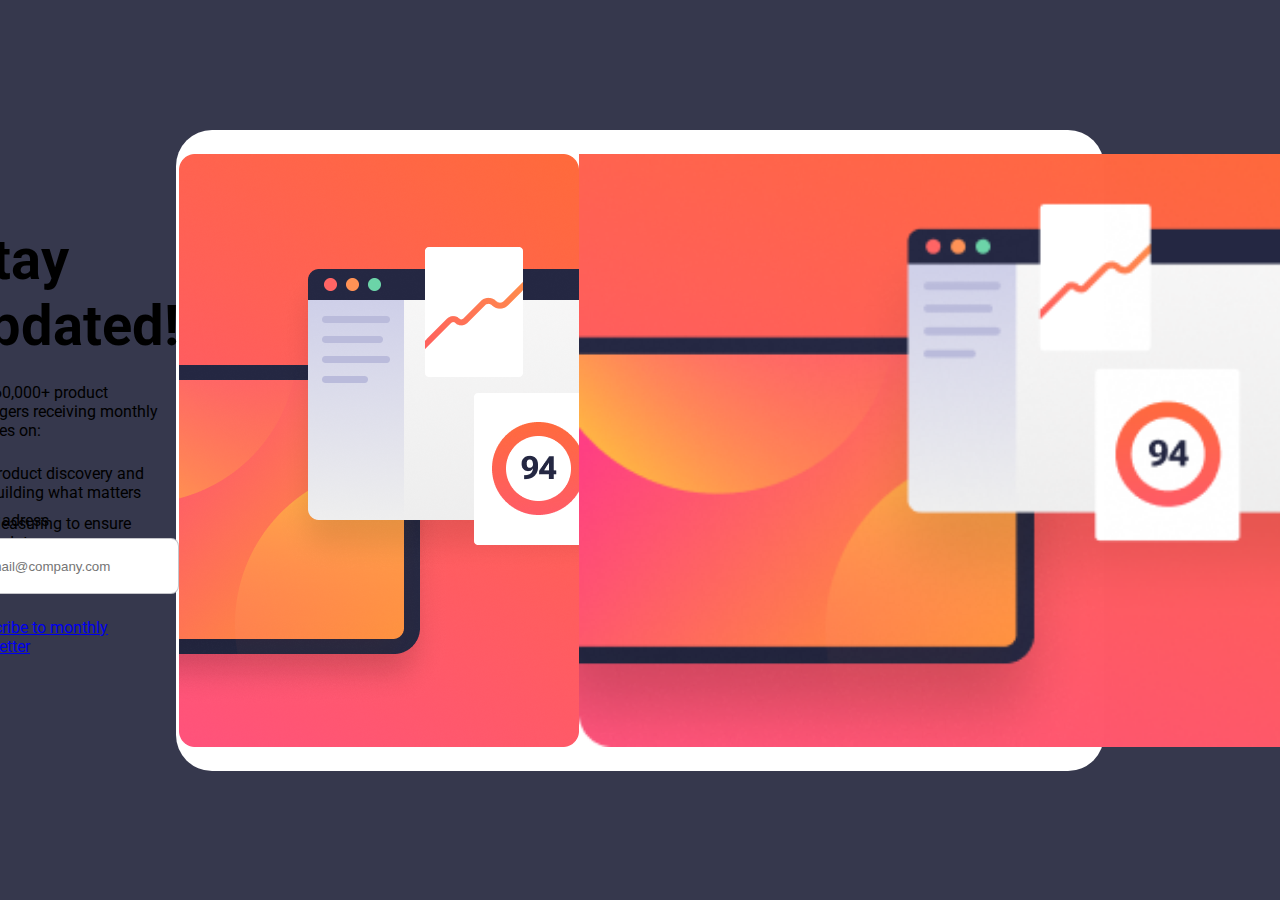
<file: index.html>
<!DOCTYPE html>
<html lang="en">
  <head>
    <meta charset="UTF-8" />
    <meta name="viewport" content="width=device-width, initial-scale=1.0" />
    <link rel="stylesheet" href="style.css" />
    <title>Register</title>
  </head>
  <body>
    <div class="main-container">
      <div class="left-side">
        <div class="texts">
          <h1>Stay updated!</h1>
          <span
            >Join 60,000+ product managers receiving monthly updates on:</span
          >
          <div class="info">
            <div class="features">
              <div class="checkmark-oval">
                <img
                  class="checkmark-image"
                  src="images/checkmark.svg"
                  alt="checkmark"
                />
              </div>
              <span>Product discovery and building what matters</span>
            </div>
            <div class="features">
              <div class="checkmark-oval">
                <img
                  class="checkmark-image"
                  src="images/checkmark.svg"
                  alt="checkmark"
                />
              </div>
              <span>Measuring to ensure updates are a success</span>
            </div>
            <div class="features">
              <div class="checkmark-oval">
                <img
                  class="checkmark-image"
                  src="images/checkmark.svg"
                  alt="checkmark"
                />
              </div>
              <span>And much more!</span>
            </div>
          </div>
        </div>
        <div class="bottom">
          <div class="label-input">
            <label for="email">Email adress</label>
            <input
              class="emailinput"
              type="email"
              name="E-Mail"
              id="email"
              placeholder="email@company.com"
              required
              minlength="8"
            />
          </div>
          <div>
            <a class="button" href="sucess.html"
              >Subscribe to monthly newsletter</a
            >
          </div>
        </div>
      </div>
      <img
        class="img-desktop"
        src="images/Rectangle Copy.png"
        alt="big image"
      />
      <img class="img-phone" src="images/Mask group.png" alt="small image" />
    </div>
    <script src="script.js"></script>
  </body>
</html>
</file>
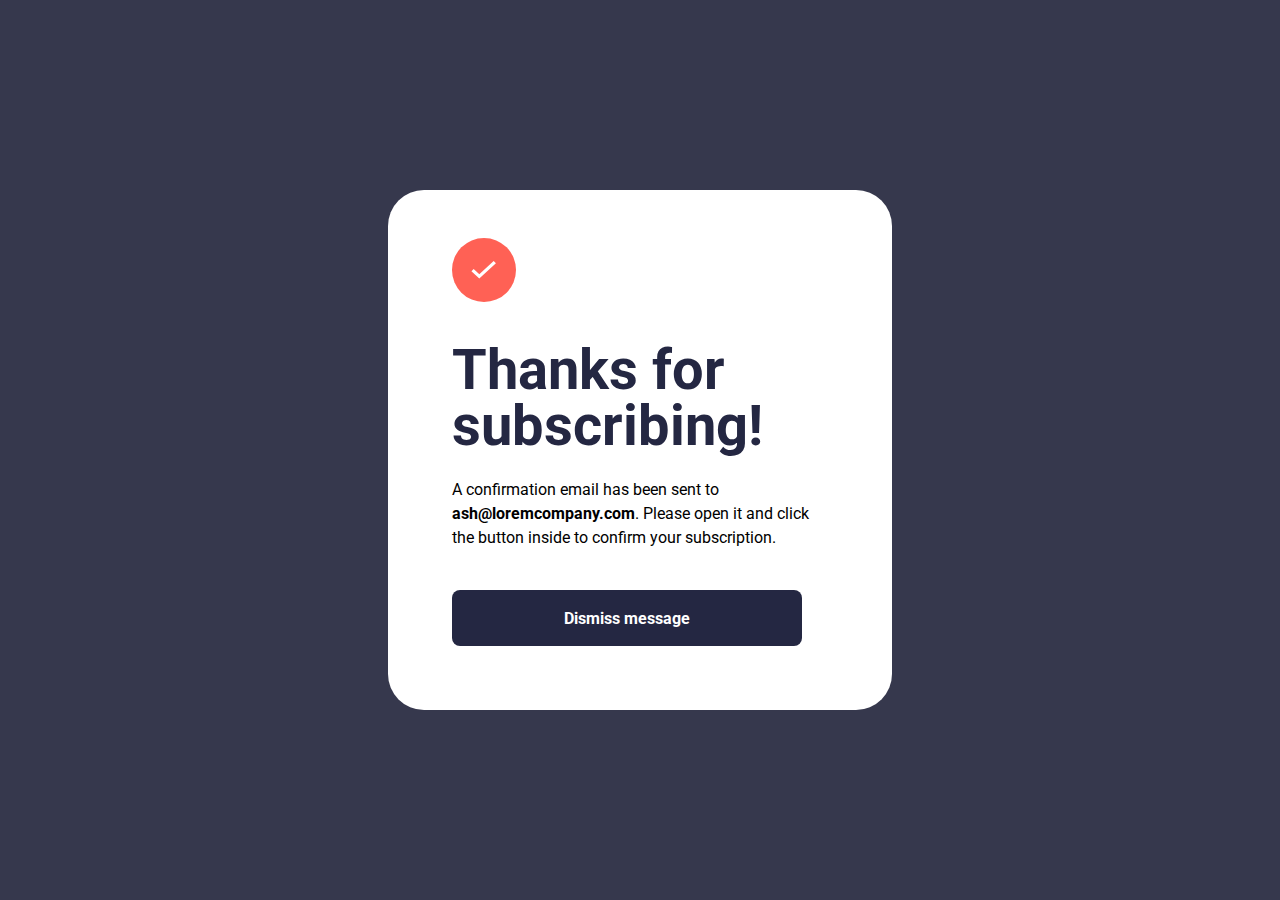
<file: sucess.html>
<!DOCTYPE html>
<html lang="en">
  <head>
    <meta charset="UTF-8" />
    <meta name="viewport" content="width=device-width, initial-scale=1.0" />
    <link rel="stylesheet" href="style2.css" />
    <title>Sucess</title>
  </head>
  <body>
    <div class="main-container">
      <div class="upper">
        <div class="checkmark-oval">
          <img src="images/checkmark2.svg" alt="checkmark" />
        </div>
        <div class="texts">
          <h1>Thanks for subscribing!</h1>
          <p>
            A confirmation email has been sent to
            <span>ash@loremcompany.com</span>. Please open it and click the
            button inside to confirm your subscription.
          </p>
        </div>
      </div>
      <a class="button" href="index.html">Dismiss message</a>
    </div>
  </body>
</html>
</file>
<file: style.css>
@import url("https://fonts.googleapis.com/css2?family=Roboto:ital,wght@0,100..900;1,100..900&display=swap");
* {
  margin: 0;
  box-sizing: border-box;
}

html,
body {
  background-color: rgba(54, 56, 77, 1);
  display: flex;
  justify-content: center;
  align-items: center;
  height: 100vh;
  width: 100vw;
  font-family: "Roboto", sans-serif;
}

.main-container {
  max-width: 928px;
  height: 641px;
  background-color: rgba(255, 255, 255, 1);
  border-radius: 36px;
  display: flex;
  justify-content: center;
  align-items: center;
  padding-left: 64px;
  padding-right: 24px;
}

.left-side {
  display: flex;
  flex-direction: column;
  gap: 40px;
  height: 446px;
  max-width: 376px;
}

.texts {
  display: flex;
  flex-direction: column;
  gap: 24px;
  max-width: 376px;
  height: 244px;
}

.info {
  display: flex;
  flex-direction: column;
  gap: 12px;
}

.features {
  display: flex;
  flex-direction: row;
  gap: 16px;
}

.bottom {
  display: flex;
  flex-direction: column;
  gap: 24px;
}

.label-input {
  flex-direction: column;
  display: flex;
  gap: 8px;
}

input {
  border: 1px solid rgba(25, 24, 43, 0.25);
  border-radius: 8px;
  max-width: 350px;
  height: 56px;
  padding-left: 24px;
}

button {
  color: white;
  background-color: rgba(36, 39, 66, 1);
  border-radius: 8px;
  width: 350px;
  height: 56px;
  font-weight: 700;
  font-size: 16px;
  border: 0px;
}

.checkmark-oval {
  width: 21px;
  height: 21px;
  border-radius: 100%;
  background-color: rgba(255, 97, 85, 1);
  display: flex;
  align-items: center;
  justify-content: center;
}

img {
  max-width: 30 0px;
  height: 593px;
}

.checkmark-image {
  max-width: 9px;
  height: 6px;
}

h1 {
  font-weight: 700;
  font-size: 56px;
}
</file>
<file: style2.css>
@import url("https://fonts.googleapis.com/css2?family=Roboto:ital,wght@0,100..900;1,100..900&display=swap");
* {
  margin: 0;
  box-sizing: border-box;
}

html,
body {
  background-color: rgba(54, 56, 77, 1);
  display: flex;
  justify-content: center;
  align-items: center;
  height: 100vh;
  width: 100vw;
  font-family: "Roboto", sans-serif;
  overflow: hidden;
}

.main-container {
  width: 504px;
  height: 520px;
  background-color: white;
  border-radius: 36px;
  padding-left: 64px;
  padding-top: 48px;
  padding-bottom: 64px;
  display: flex;
  flex-direction: column;
  justify-content: space-between;
}

.checkmark-oval {
  width: 64px;
  height: 64px;
  border-radius: 100%;
  background-color: rgba(255, 97, 85, 1);
  display: flex;
  align-items: center;
  justify-content: center;
}

.button {
  color: white;
  background-color: rgba(36, 39, 66, 1);
  border-radius: 8px;
  width: 350px;
  height: 56px;
  font-weight: 700;
  font-size: 16px;
  display: flex;
  justify-content: center;
  align-items: center;
  text-decoration: none;
}

.button:hover {
  transition: 1s;
  background-image: linear-gradient(
    rgba(255, 106, 58, 1),
    rgba(255, 82, 123, 1)
  );
  filter: drop-shadow(5px 20px 10px rgba(255, 97, 85, 0.5));
  cursor: pointer;
}

.texts {
  display: flex;
  flex-direction: column;
  gap: 24px;
}

h1 {
  font-weight: 700;
  font-size: 56px;
  height: 112px;
  max-width: 376px;
  line-height: 100%;
  color: rgba(36, 39, 66, 1);
}

p {
  max-width: 376px;
  font-weight: 400;
  font-size: 16px;
  line-height: 150%;
}

span {
  font-weight: 700;
  size: 16px;
  line-height: 150%;
}

img {
  width: 27.43px;
  height: 18.29px;
}

.upper {
  gap: 40px;
  display: flex;
  flex-direction: column;
}

@media only screen and (max-width: 500px) {
  .main-container {
    width: 100vw;
    height: 100vh;
    padding-left: 24px;
    padding-top: 149px;
    border-radius: 0px;
  }
  .texts {
    max-width: 327px;
  }
  .button {
    max-width: 327px;
  }
}
</file>
